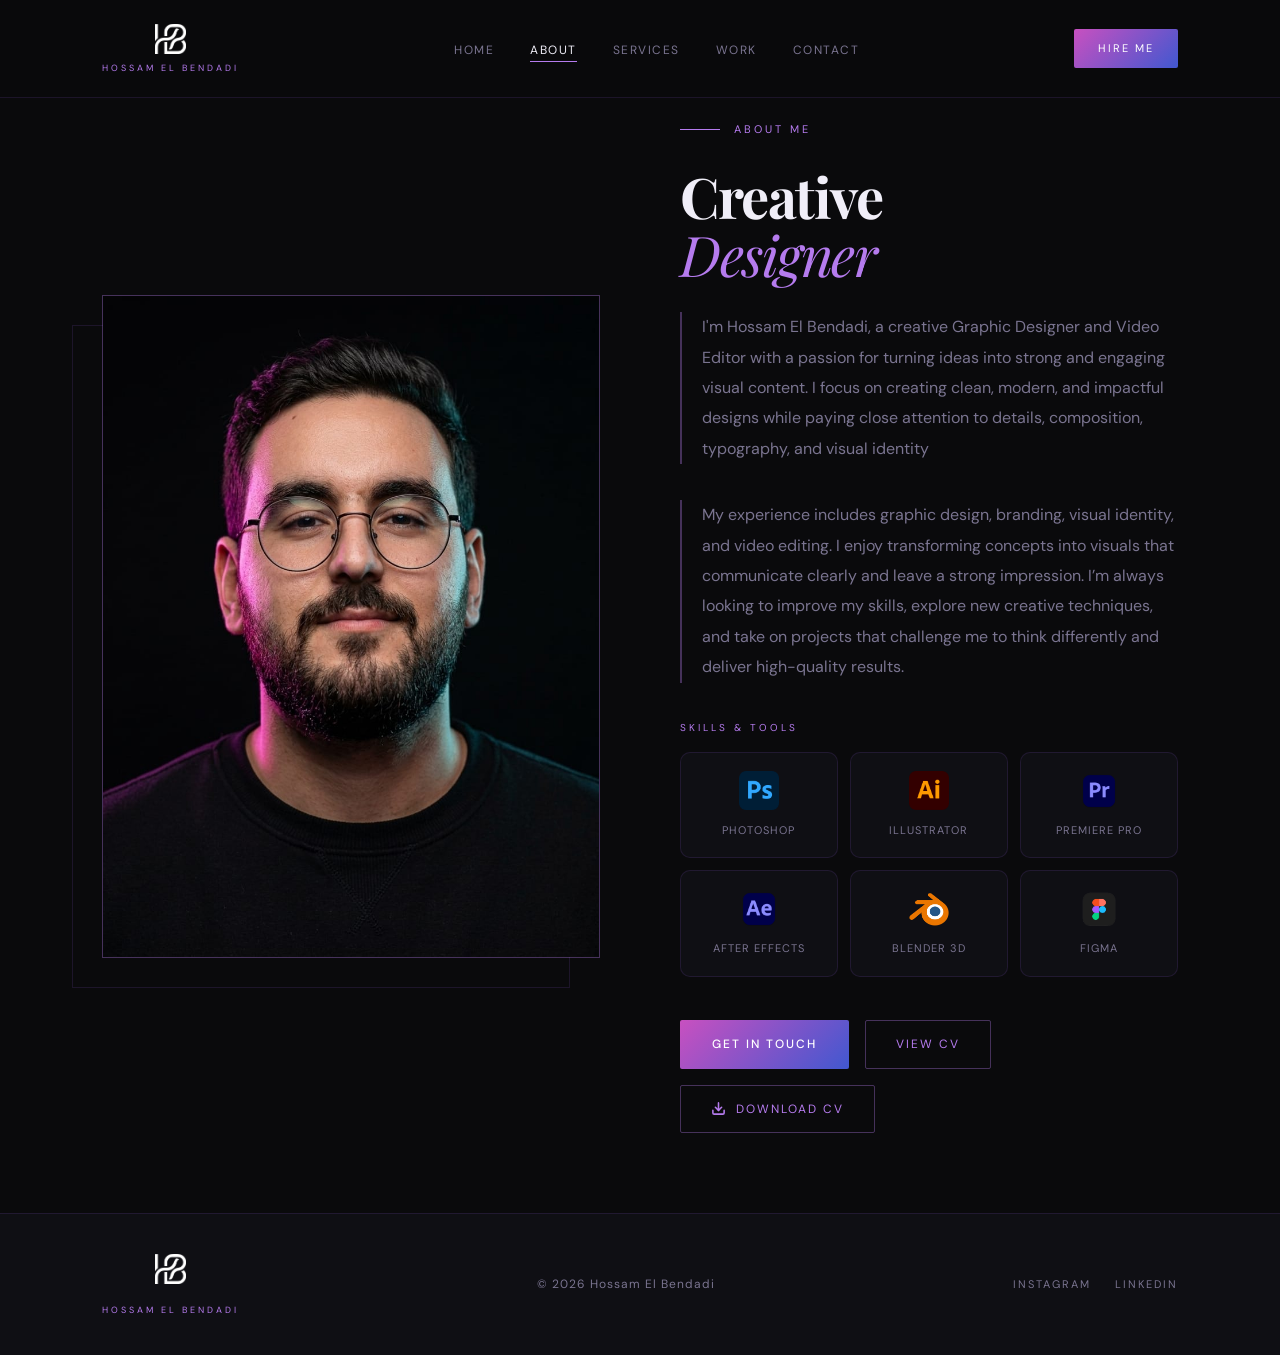
<file: about.html>
<!DOCTYPE html>
<html lang="en">
<head>
  <meta charset="UTF-8">
  <meta name="viewport" content="width=device-width, initial-scale=1.0">
  <title>About — Hossam El Bendadi</title>
  <link rel="preconnect" href="https://fonts.googleapis.com">
  <link href="https://fonts.googleapis.com/css2?family=Playfair+Display:ital,wght@0,700;1,400;1,700&family=DM+Sans:wght@300;400;500&family=DM+Mono:wght@400;500&display=swap" rel="stylesheet">
  <link rel="stylesheet" href="style.css">
</head>
<body>

<nav>
  <a href="index.html" class="logo">
    <img src="logo hossam white.webp" alt="HB" style="height:30px;width:auto; object-fit: contain; filter:brightness(0) invert(1);">
      <span style="display: block; margin-top: 8px;">HOSSAM EL BENDADI</span>
  </a>
  <ul id="primary-navigation">
    <li><a href="index.html">Home</a></li>
    <li><a href="about.html" class="active">About</a></li>
    <li><a href="services.html">Services</a></li>
    <li><a href="portfolio.html">Work</a></li>
   
    <li><a href="contact.html">Contact</a></li>
  </ul>
  <button class="nav-toggle" type="button" aria-expanded="false" aria-controls="primary-navigation" aria-label="Toggle navigation">
    <span></span><span></span><span></span>
  </button>
  <a href="contact.html" class="nav-cta">Hire Me</a>
</nav>

<div class="page">
  <section class="about-hero">
    <div class="about-img-wrap">
      <img class="about-img" src="2.jpeg" alt="Hossam El Bendadi">
      <div class="about-img-deco"></div>
    </div>
    <div class="about-text">
      <div class="eyebrow">
        <div class="line"></div>
        <span>About Me</span>
      </div>
      <h1>
        Creative
        <em>Designer</em>
      </h1>
      <p class="about-bio">
        I'm Hossam El Bendadi, a creative Graphic Designer and Video Editor with a passion for turning ideas into strong and engaging visual content. I focus on creating clean, modern, and impactful designs while paying close attention to details, composition, typography, and visual identity
      </p>
      <p class="about-bio" style="margin-top:0;">
       My experience includes graphic design, branding, visual identity, and video editing. I enjoy transforming concepts into visuals that communicate clearly and leave a strong impression.

I’m always looking to improve my skills, explore new creative techniques, and take on projects that challenge me to think differently and deliver high-quality results.
      </p>
      <p class="section-tag" style="margin-top:32px;">Skills & Tools</p>

      <div class="tools-grid">

        <!-- Photoshop (tswira dyalek) -->
        <div class="tool-item">
          <img src="photoshop.webp" alt="Photoshop" loading="lazy" decoding="async">
          <span>Photoshop</span>
        </div>

        <!-- Illustrator -->
        <div class="tool-item">
          <img src="illustrator.webp" alt="illustrator" loading="lazy" decoding="async">
          <span>Illustrator</span>
        </div>

        <!-- Premiere Pro -->
        <div class="tool-item">
           <img src="premier pro.webp" alt="premier pro" loading="lazy" decoding="async">
          <span>Premiere Pro</span>
        </div>

        <!-- After Effects -->
        <div class="tool-item">
           <img src="after effect.webp" alt="After Effects" loading="lazy" decoding="async">
          <span>After Effects</span>
        </div>

        <!-- Blender -->
        <div class="tool-item">
          <img src="Blender 3d.webp" alt="Blender" loading="lazy" decoding="async">
          <span>Blender 3D</span>
        </div>

        <!-- Figma (tswira dyalek) -->
        <div class="tool-item">
          <img src="figma.webp" alt="Figma" loading="lazy" decoding="async">
          <span>Figma</span>
        </div>

      </div>

      <style>
        .tools-grid {
          display: grid;
          grid-template-columns: repeat(3, 1fr);
          gap: 12px;
          margin-top: 16px;
        }
        .tool-item {
          display: flex;
          flex-direction: column;
          align-items: center;
          gap: 10px;
          background: var(--bg2);
          border: 1px solid var(--border);
          border-radius: 10px;
          padding: 18px 12px;
          transition: border-color 0.2s, background 0.2s;
        }
        .tool-item:hover {
          border-color: var(--gold-border);
          background: var(--bg3);
        }
        .tool-item img {
          width: 40px;
          height: 40px;
          object-fit: contain;
        }
        .tool-item span {
          font-size: 11px;
          letter-spacing: 1px;
          text-transform: uppercase;
          color: var(--muted);
          text-align: center;
        }
      </style>
      
      <br>
      <div style="display:flex;gap:16px;align-items:center;margin-top:16px;flex-wrap:wrap;">
        <a href="contact.html" class="btn-gold">Get In Touch</a>
        <a href="Hossam%20El%20Bendadi%20CV_optimized.pdf" target="_blank" rel="noopener" class="btn-outline" style="display:inline-flex;align-items:center;gap:10px;">
          View CV
        </a>
        <a href="Hossam%20El%20Bendadi%20CV_optimized.pdf" download="Hossam_El_Bendadi_CV.pdf" class="btn-outline" style="display:inline-flex;align-items:center;gap:10px;">
          <svg width="15" height="15" viewBox="0 0 24 24" fill="none" stroke="currentColor" stroke-width="2.5" stroke-linecap="round" stroke-linejoin="round">
            <path d="M21 15v4a2 2 0 0 1-2 2H5a2 2 0 0 1-2-2v-4"/>
            <polyline points="7 10 12 15 17 10"/>
            <line x1="12" y1="15" x2="12" y2="3"/>
          </svg>
          Download CV
        </a>
      </div>
    </div>
  </section>
</div>

 <footer>
    <a href="index.html" class="logo">
      <img src="logo hossam white.webp" alt="HB" style="height:30px;width:auto; object-fit: contain; filter:brightness(0) invert(1);">
      <span style="display: block; margin-top: 20px;">HOSSAM EL BENDADI</span>
    </a>
    <p>© 2026 Hossam El Bendadi</p>
    <div class="socials">
      <a href="https://www.instagram.com/hossamdesign_1?igsh=N2c5M213bTdkdm1r" target="_blank">Instagram</a>
      <a href="https://www.linkedin.com/in/hossam-el-bendadi-33090b414?utm_source=share_via&utm_content=profile&utm_medium=medium_android" target="_blank">LinkedIn</a>
    </div>
  </footer>



<script src="responsive.js"></script>

</body>
</html>
</file>
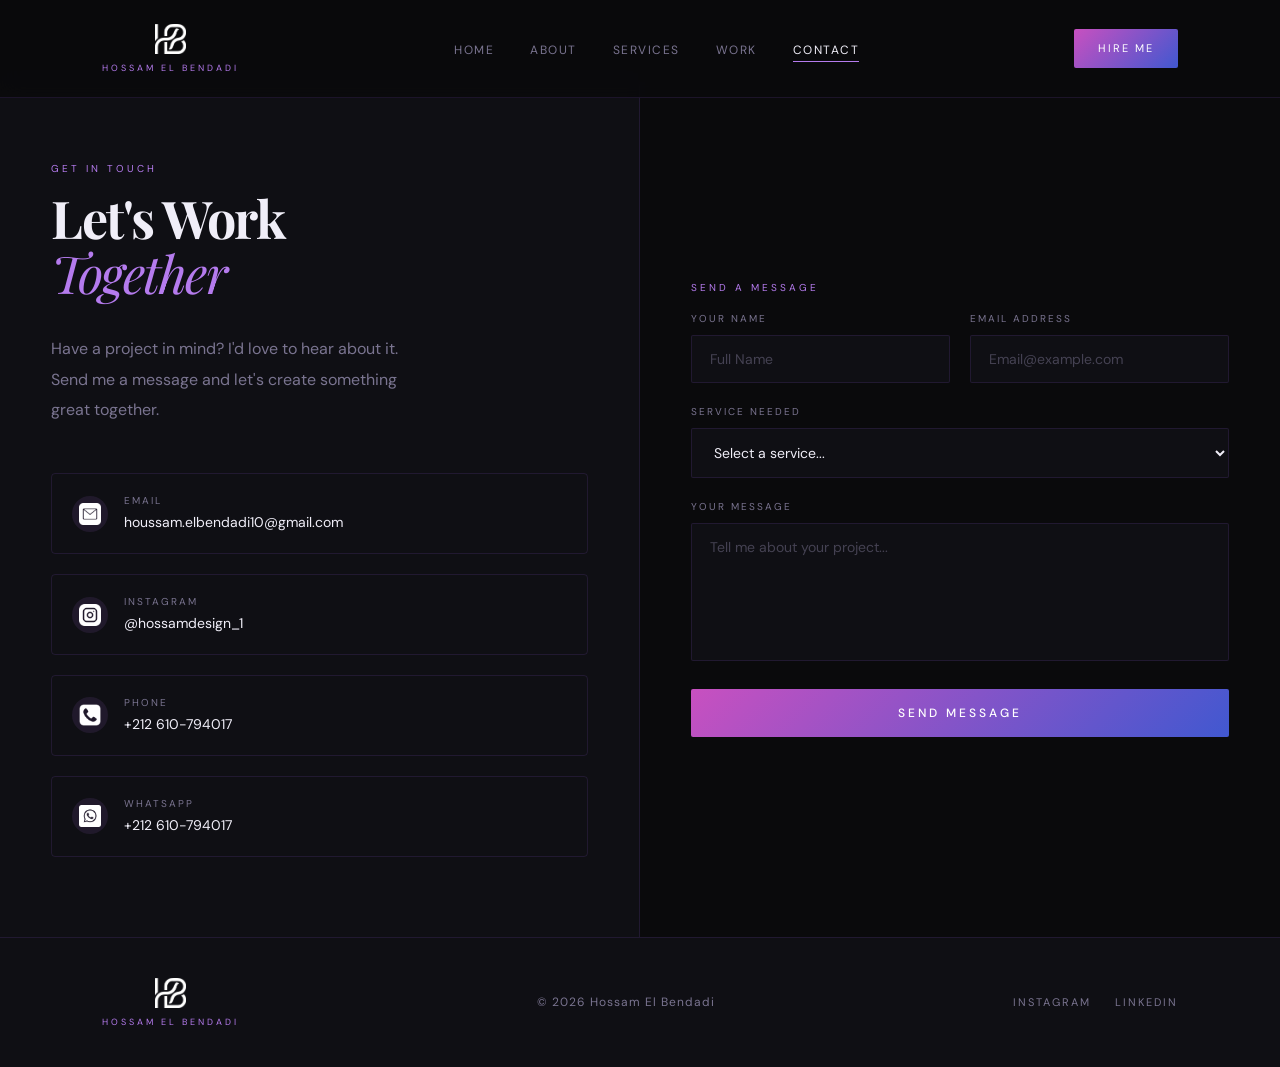
<file: contact.html>
<!DOCTYPE html>
<html lang="en">
<head>
  <meta charset="UTF-8">
  <meta name="viewport" content="width=device-width, initial-scale=1.0">
  <title>Contact — Hossam El Bendadi</title>
  <link rel="preconnect" href="https://fonts.googleapis.com">
  <link href="https://fonts.googleapis.com/css2?family=Playfair+Display:ital,wght@0,700;1,400;1,700&family=DM+Sans:wght@300;400;500&family=DM+Mono:wght@400;500&display=swap" rel="stylesheet">
  <link rel="stylesheet" href="style.css">
  <style>
    .contact-line-icon {
      display: flex;
      align-items: center;
      justify-content: center;
    }
    .contact-line-icon img {
      width: 22px;
      height: 22px;
      object-fit: contain;
      display: block;
    }
  </style>
</head>
<body>
<nav>
  <a href="index.html" class="logo">
    <img src="logo hossam white.webp" alt="HB" style="height:30px;width:auto; object-fit: contain; filter:brightness(0) invert(1);">
      <span style="display: block; margin-top: 8px;">HOSSAM EL BENDADI</span>
  </a>
  <ul id="primary-navigation">
    <li><a href="index.html">Home</a></li>
    <li><a href="about.html">About</a></li>
    <li><a href="services.html">Services</a></li>
    <li><a href="portfolio.html">Work</a></li>
    <li><a href="contact.html" class="active">Contact</a></li>
  </ul>
  <button class="nav-toggle" type="button" aria-expanded="false" aria-controls="primary-navigation" aria-label="Toggle navigation">
    <span></span><span></span><span></span>
  </button>
  <a href="contact.html" class="nav-cta">Hire Me</a>
</nav>

<div class="page">
  <div class="contact-wrap">

    <div class="contact-left">
      <span class="section-tag">Get In Touch</span>
      <h1>
        Let's Work
        <em>Together</em>
      </h1>
      <p>Have a project in mind? I'd love to hear about it. Send me a message and let's create something great together.</p>

      <div class="contact-info">
        <a href="https://mail.google.com/mail/?view=cm&fs=1&to=houssam.elbendadi10@gmail.com&su=Demande%20de%20contact&body=Bonjour%20Houssam," target="_blank" class="contact-line">
          <div class="contact-line-icon">
            <img src="mail-icone.webp" alt="">
          </div>
          <div class="contact-line-text">
            <span class="contact-line-label">Email</span>
            <span class="contact-line-val">houssam.elbendadi10@gmail.com</span>
          </div>
        </a>

        <a href="https://instagram.com/hossamdesign_1" target="_blank" class="contact-line">
          <div class="contact-line-icon">
            <img src="instagram-icone.webp" alt="">
          </div>
          <div class="contact-line-text">
            <span class="contact-line-label">Instagram</span>
            <span class="contact-line-val">@hossamdesign_1</span>
          </div>
        </a>

        <!-- Appel direct -->
        <a href="tel:+212610794017" class="contact-line">
          <div class="contact-line-icon">
            <img src="phone-icone.webp" alt="">
          </div>
          <div class="contact-line-text">
            <span class="contact-line-label">Phone</span>
            <span class="contact-line-val">+212 610-794017</span>
          </div>
        </a>

        <!-- WhatsApp -->
        <a href="https://wa.me/212610794017" target="_blank" class="contact-line">
          <div class="contact-line-icon">
            <img src="whatsapp-icone.webp" alt="">
          </div>
          <div class="contact-line-text">
            <span class="contact-line-label">WhatsApp</span>
            <span class="contact-line-val">+212 610-794017</span>
          </div>
        </a>
      </div>
    </div>

    <div class="contact-right">
      <span class="section-tag">Send a Message</span>
      <form class="contact-form" action="https://api.web3forms.com/submit" method="POST">
        <input type="hidden" name="access_key" value="dbf16313-dda1-49dd-9413-50c47a619cf9">

        <div class="form-row">
          <div class="form-group">
            <label>Your Name</label>
            <input type="text" name="name" placeholder="Full Name" required>
          </div>
          <div class="form-group">
            <label>Email Address</label>
            <input type="email" name="email" placeholder="Email@example.com" required>
          </div>
        </div>
        <div class="form-group">
          <label>Service Needed</label>
          <select name="service" required>
            <option value="" disabled selected>Select a service...</option>
            <option>Brand Identity Design</option>
            <option>Social Media Design</option>
            <option>Video Editing & Reels</option>
            <option>YouTube Thumbnail Design</option>
            <option>Print Design</option>
            <option>UI/UX Design</option>
            <option>Other</option>
          </select>
        </div>
        <div class="form-group">
          <label>Your Message</label>
          <textarea name="message" rows="6" placeholder="Tell me about your project..." required></textarea>
        </div>
        <button type="submit" class="form-submit">
          Send Message
        </button>
      </form>
    </div>

  </div>
</div>

 <footer>
    <a href="index.html" class="logo">
      <img src="logo hossam white.webp" alt="HB" style="height:30px;width:auto; object-fit: contain; filter:brightness(0) invert(1);">
      <span style="display: block; margin-top: 8px;">HOSSAM EL BENDADI</span>
    </a>
    <p>© 2026 Hossam El Bendadi</p>
    <div class="socials">
      <a href="https://www.instagram.com/hossamdesign_1?igsh=N2c5M213bTdkdm1r" target="_blank">Instagram</a>
      <a href="https://www.linkedin.com/in/hossam-el-bendadi-33090b414?utm_source=share_via&utm_content=profile&utm_medium=medium_android" target="_blank">LinkedIn</a>
    </div>
  </footer>

  <script src="responsive.js"></script>

</body>
</html>
</file>
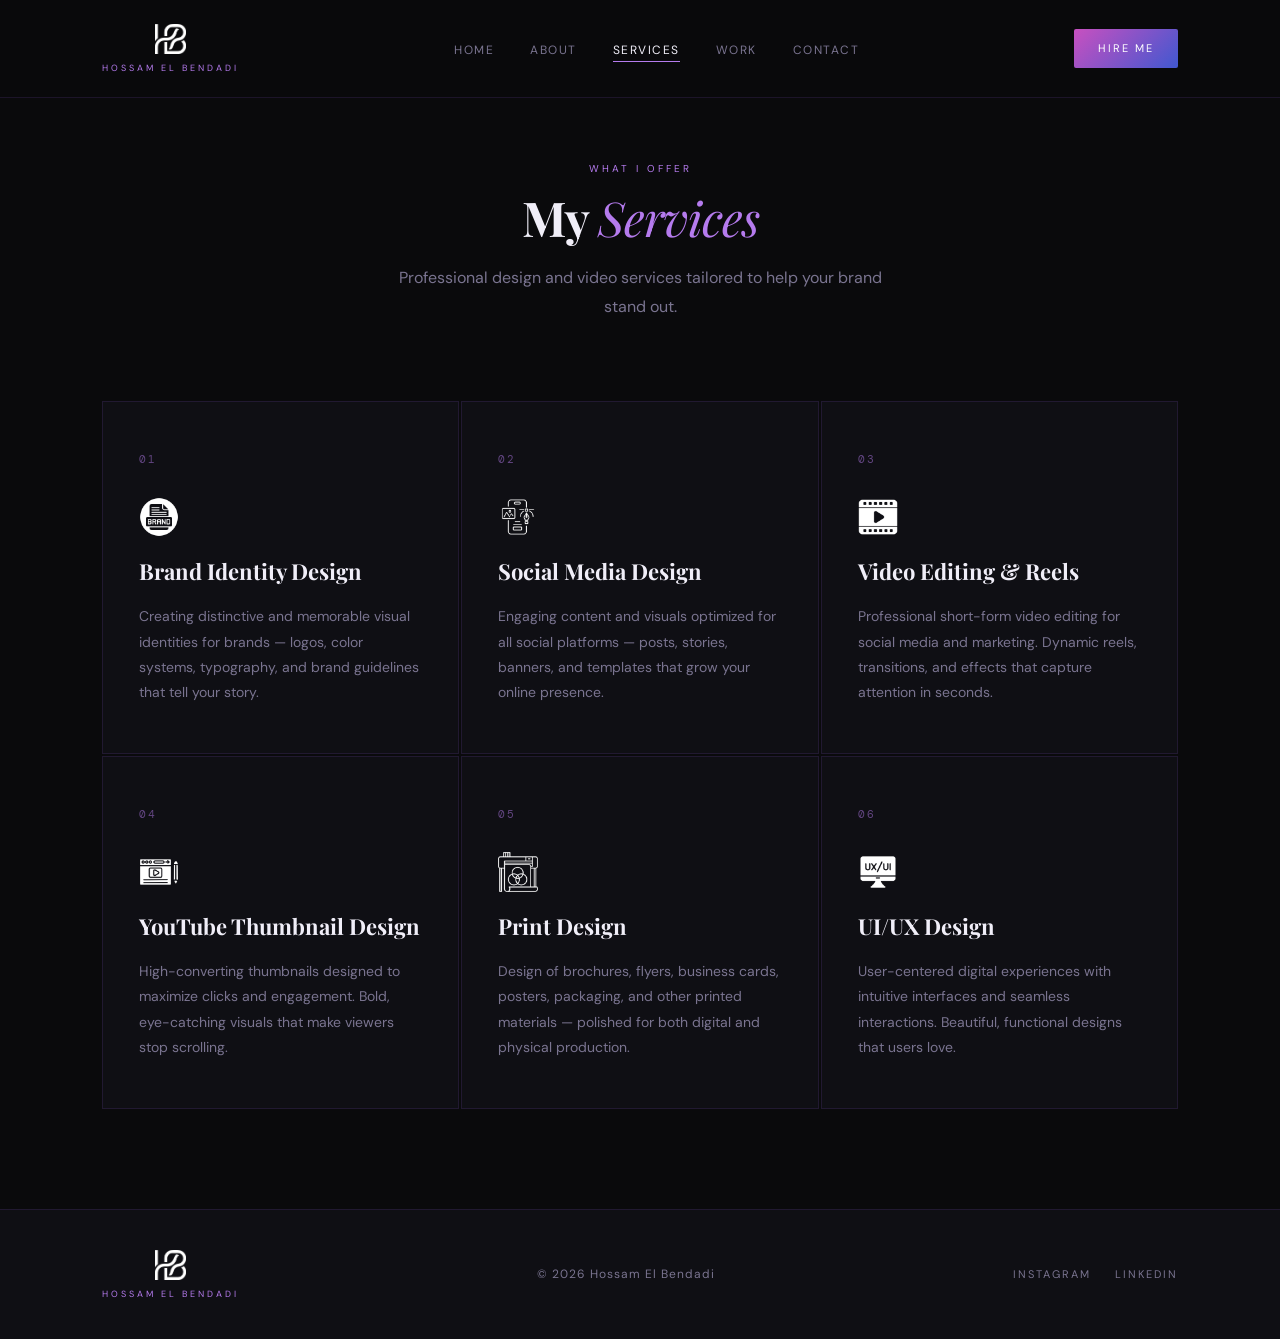
<file: services.html>
<!DOCTYPE html>
<html lang="en">
<head>
  <meta charset="UTF-8">
  <meta name="viewport" content="width=device-width, initial-scale=1.0">
  <title>Services — Houssam El Bendadi</title>
  <link rel="preconnect" href="https://fonts.googleapis.com">
  <link href="https://fonts.googleapis.com/css2?family=Playfair+Display:ital,wght@0,700;1,400;1,700&family=DM+Sans:wght@300;400;500&family=DM+Mono:wght@400;500&display=swap" rel="stylesheet">
  <link rel="stylesheet" href="style.css">
  <style>
    img.service-icon-big {
      width: 40px;
      height: 40px;
      object-fit: contain;
      display: block;
      margin-bottom: 16px;
    }
  </style>
</head>
<body>

<nav>
  <a href="index.html" class="logo">
    <img src="logo hossam white.webp" alt="HB" style="height:30px;width:auto; object-fit: contain; filter:brightness(0) invert(1);">
      <span style="display: block; margin-top: 8px;">HOSSAM EL BENDADI</span>
  </a>
  <ul id="primary-navigation">
    <li><a href="index.html">Home</a></li>
    <li><a href="about.html">About</a></li>
    <li><a href="services.html" class="active">Services</a></li>
    <li><a href="portfolio.html">Work</a></li>
    
    <li><a href="contact.html">Contact</a></li>
  </ul>
  <button class="nav-toggle" type="button" aria-expanded="false" aria-controls="primary-navigation" aria-label="Toggle navigation">
    <span></span><span></span><span></span>
  </button>
  <a href="contact.html" class="nav-cta">Hire Me</a>
</nav>

<div class="page">
  <section class="services-hero">
    <span class="section-tag">What I Offer</span>
    <h1 class="section-title">My <em>Services</em></h1>
    <p style="color:var(--muted);max-width:500px;margin:20px auto 0;font-size:16px;line-height:1.8;">
      Professional design and video services tailored to help your brand stand out.
    </p>
  </section>

  <div class="services-grid-full">
    <div class="service-card">
      <span class="service-num">01</span>
      <img class="service-icon-big" src="brand identity icone.webp" alt="">
      <h3>Brand Identity Design</h3>
      <p>Creating distinctive and memorable visual identities for brands — logos, color systems, typography, and brand guidelines that tell your story.</p>
    </div>
    <div class="service-card">
      <span class="service-num">02</span>
      <img class="service-icon-big" src="social-media-design icone.webp" alt="">
      <h3>Social Media Design</h3>
      <p>Engaging content and visuals optimized for all social platforms — posts, stories, banners, and templates that grow your online presence.</p>
    </div>
    <div class="service-card">
      <span class="service-num">03</span>
      <img class="service-icon-big" src="video-icone.webp" alt="" loading="lazy" decoding="async">
      <h3>Video Editing & Reels</h3>
      <p>Professional short-form video editing for social media and marketing. Dynamic reels, transitions, and effects that capture attention in seconds.</p>
    </div>
    <div class="service-card">
      <span class="service-num">04</span>
      <img class="service-icon-big" src="youtube-thumbnails-icone.webp" alt="" loading="lazy" decoding="async">
      <h3>YouTube Thumbnail Design</h3>
      <p>High-converting thumbnails designed to maximize clicks and engagement. Bold, eye-catching visuals that make viewers stop scrolling.</p>
    </div>
    <div class="service-card">
      <span class="service-num">05</span>
      <img class="service-icon-big" src="print-design icone.webp" alt="" loading="lazy" decoding="async">
      <h3>Print Design</h3>
      <p>Design of brochures, flyers, business cards, posters, packaging, and other printed materials — polished for both digital and physical production.</p>
    </div>
    <div class="service-card">
      <span class="service-num">06</span>
      <img class="service-icon-big" src="ux-ui-design icone.webp" alt="" loading="lazy" decoding="async">
      <h3>UI/UX Design</h3>
      <p>User-centered digital experiences with intuitive interfaces and seamless interactions. Beautiful, functional designs that users love.</p>
    </div>
  </div>
</div>

 <footer>
    <a href="index.html" class="logo">
      <img src="logo hossam white.webp" alt="HB" style="height:30px;width:auto; object-fit: contain; filter:brightness(0) invert(1);">
      <span style="display: block; margin-top: 8px;">HOSSAM EL BENDADI</span>
    </a>
    <p>© 2026 Hossam El Bendadi</p>
    <div class="socials">
      <a href="https://www.instagram.com/hossamdesign_1?igsh=N2c5M213bTdkdm1r" target="_blank">Instagram</a>
      <a href="https://www.linkedin.com/in/hossam-el-bendadi-33090b414?utm_source=share_via&utm_content=profile&utm_medium=medium_android" target="_blank">LinkedIn</a>
    </div>
  </footer>
  <script src="responsive.js"></script>
</body>
</html>
</file>
<file: style.css>
/* ===== RESET & BASE ===== */
*, *::before, *::after { margin: 0; padding: 0; box-sizing: border-box; }

:root {
  --bg1:         #0a0a0c;
  --bg2:         #0f0f14;
  --bg3:         #141420;
  --border:      rgba(160, 100, 255, 0.12);
  --gold:        #b57bee;
  --gold-border: rgba(181, 123, 238, 0.35);
  --text:        #f0eef8;
  --muted:       #7a7490;
  --accent:      #c850c0;
  --accent2:     #4158d0;
  --font-head:   'Playfair Display', serif;
  --font-body:   'DM Sans', sans-serif;
  --font-mono:   'DM Mono', monospace;
}

html { scroll-behavior: smooth; }

body {
  background: var(--bg1);
  color: var(--text);
  font-family: var(--font-body);
  font-size: 16px;
  line-height: 1.7;
  -webkit-font-smoothing: antialiased;
}

a { color: inherit; text-decoration: none; }
img { display: block; }

/* ===== TYPOGRAPHY ===== */
.section-tag {
  font-size: 10px;
  letter-spacing: 3px;
  text-transform: uppercase;
  color: var(--gold);
  display: block;
  margin-bottom: 14px;
}

.section-title {
  font-family: var(--font-head);
  font-size: 48px;
  font-weight: 700;
  line-height: 1.1;
  letter-spacing: -1px;
}

.section-title em {
  font-style: italic;
  font-weight: 400;
  color: var(--gold);
}

/* ===== BUTTONS ===== */
.btn-gold {
  display: inline-block;
  padding: 14px 32px;
  background: linear-gradient(135deg, var(--accent), var(--accent2));
  color: #fff;
  font-size: 12px;
  font-weight: 500;
  letter-spacing: 2px;
  text-transform: uppercase;
  border-radius: 2px;
  transition: opacity 0.2s;
}
.btn-gold:hover { opacity: 0.85; }

.btn-outline {
  display: inline-block;
  padding: 13px 30px;
  border: 1px solid var(--gold-border);
  color: var(--gold);
  font-size: 12px;
  font-weight: 400;
  letter-spacing: 2px;
  text-transform: uppercase;
  border-radius: 2px;
  transition: background 0.2s, border-color 0.2s;
}
.btn-outline:hover {
  background: rgba(181, 123, 238, 0.08);
  border-color: var(--gold);
}

/* ===== NAV ===== */
nav {
  position: fixed;
  top: 0; left: 0; right: 0;
  z-index: 100;
  display: flex;
  align-items: center;
  justify-content: space-between;
  padding: 24px 8%;
  background: rgba(10, 10, 12, 0.85);
  backdrop-filter: blur(12px);
  border-bottom: 1px solid var(--border);
}

.logo {
  font-family: var(--font-head);
  font-size: 22px;
  font-weight: 700;
  color: var(--text);
  display: flex;
  flex-direction: column;
  line-height: 1;
  gap: 2px;
}

.logo span {
  font-family: var(--font-body);
  font-size: 9px;
  letter-spacing: 3px;
  text-transform: uppercase;
  color: var(--gold);
  font-weight: 400;
}

nav ul {
  display: flex;
  gap: 36px;
  list-style: none;
}

nav ul a {
  font-size: 12px;
  letter-spacing: 1.5px;
  text-transform: uppercase;
  color: var(--muted);
  transition: color 0.2s;
  position: relative;
}

nav ul a::after {
  content: '';
  position: absolute;
  bottom: -4px; left: 0; right: 0;
  height: 1px;
  background: var(--gold);
  transform: scaleX(0);
  transition: transform 0.2s;
}

nav ul a:hover,
nav ul a.active { color: var(--text); }
nav ul a:hover::after,
nav ul a.active::after { transform: scaleX(1); }

.nav-cta {
  font-size: 11px;
  letter-spacing: 2px;
  text-transform: uppercase;
  padding: 10px 24px;
  background: linear-gradient(135deg, var(--accent), var(--accent2));
  color: #fff;
  border-radius: 2px;
  transition: opacity 0.2s;
}
.nav-cta:hover { opacity: 0.85; }

/* ===== PAGE WRAPPER ===== */
.page { padding-top: 0; }

/* ===== FOOTER ===== */
footer {
  border-top: 1px solid var(--border);
  padding: 40px 8%;
  display: flex;
  align-items: center;
  justify-content: space-between;
  background: var(--bg2);
}

footer p {
  font-size: 12px;
  color: var(--muted);
  letter-spacing: 1px;
}

.socials {
  display: flex;
  gap: 24px;
}

.socials a {
  font-size: 11px;
  letter-spacing: 2px;
  text-transform: uppercase;
  color: var(--muted);
  transition: color 0.2s;
}
.socials a:hover { color: var(--gold); }

/* ===== ABOUT PAGE ===== */
.about-hero {
  min-height: 100vh;
  display: grid;
  grid-template-columns: 1fr 1fr;
  align-items: center;
  padding: 120px 8% 80px;
  gap: 80px;
}

.about-img-wrap {
  position: relative;
}

.about-img {
  width: 100%;
  aspect-ratio: 3/4;
  object-fit: cover;
  border: 1px solid var(--gold-border);
}

.about-img-deco {
  position: absolute;
  top: 30px; left: -30px;
  width: 100%;
  height: 100%;
  border: 1px solid var(--border);
  z-index: -1;
}

.about-text .eyebrow {
  display: flex;
  align-items: center;
  gap: 14px;
  margin-bottom: 28px;
}
.about-text .eyebrow .line { width: 40px; height: 1px; background: var(--gold); }
.about-text .eyebrow span { font-size: 11px; letter-spacing: 3px; text-transform: uppercase; color: var(--gold); }

.about-text h1 {
  font-family: var(--font-head);
  font-size: 56px;
  font-weight: 700;
  line-height: 1.05;
  letter-spacing: -1.5px;
  margin-bottom: 10px;
}

.about-text h1 em { font-style: italic; font-weight: 400; color: var(--gold); display: block; }

.about-bio {
  color: var(--muted);
  font-size: 16px;
  line-height: 1.9;
  margin: 28px 0 36px;
  border-left: 2px solid var(--gold-border);
  padding-left: 20px;
}

.skills-list {
  display: flex;
  flex-wrap: wrap;
  gap: 10px;
  margin-top: 32px;
}

.skill-tag {
  font-size: 11px;
  letter-spacing: 1.5px;
  text-transform: uppercase;
  padding: 7px 16px;
  border: 1px solid var(--gold-border);
  color: var(--gold);
  border-radius: 2px;
}

/* ===== SERVICES PAGE ===== */
.services-hero {
  padding: 160px 8% 80px;
  text-align: center;
}

.services-grid-full {
  padding: 0 8% 100px;
  display: grid;
  grid-template-columns: repeat(3, 1fr);
  gap: 2px;
}

.service-card {
  background: var(--bg2);
  border: 1px solid var(--border);
  padding: 48px 36px;
  position: relative;
  transition: border-color 0.3s, background 0.3s;
  cursor: default;
}

.service-card:hover {
  border-color: var(--gold-border);
  background: var(--bg3);
}

.service-num {
  font-family: var(--font-mono);
  font-size: 11px;
  letter-spacing: 2px;
  color: var(--gold);
  opacity: 0.5;
  margin-bottom: 28px;
  display: block;
}

.service-icon-big {
  font-size: 36px;
  margin-bottom: 20px;
  display: block;
}

.service-card h3 {
  font-family: var(--font-head);
  font-size: 22px;
  font-weight: 700;
  margin-bottom: 14px;
  color: var(--text);
}

.service-card p {
  font-size: 14px;
  color: var(--muted);
  line-height: 1.8;
}

/* ===== PORTFOLIO PAGE ===== */
.portfolio-hero {
  padding: 160px 8% 60px;
  text-align: center;
}

.filter-bar {
  padding: 0 8% 48px;
  display: flex;
  gap: 12px;
  flex-wrap: wrap;
}

.filter-btn {
  font-size: 11px;
  letter-spacing: 2px;
  text-transform: uppercase;
  padding: 8px 20px;
  border: 1px solid var(--border);
  color: var(--muted);
  background: none;
  cursor: pointer;
  border-radius: 2px;
  transition: all 0.2s;
  font-family: var(--font-body);
}

.filter-btn:hover,
.filter-btn.active {
  border-color: var(--gold-border);
  color: var(--gold);
  background: rgba(181, 123, 238, 0.06);
}

.portfolio-grid {
  padding: 0 8% 100px;
  display: grid;
  grid-template-columns: repeat(3, 1fr);
  gap: 2px;
}

.port-item {
  background: var(--bg3);
  border: 1px solid var(--border);
  overflow: hidden;
  position: relative;
  cursor: pointer;
  aspect-ratio: 4/3;
  transition: border-color 0.3s;
}

.port-item:hover { border-color: var(--gold-border); }

.port-item .no-img {
  width: 100%; height: 100%;
  display: flex; align-items: center; justify-content: center;
  font-size: 12px; letter-spacing: 2px; text-transform: uppercase;
  color: var(--muted); opacity: 0.3;
}

.port-item.coming-soon {
  cursor: default;
  border-color: var(--border);
}
.port-item.coming-soon:hover {
  border-color: var(--border);
}
.coming-soon-content {
  width: 100%; height: 100%;
  display: flex; flex-direction: column; align-items: center; justify-content: center;
  background: var(--bg2);
  text-align: center;
  padding: 20px;
}
.coming-soon-content .soon-cat {
  font-size: 10px; letter-spacing: 3px; text-transform: uppercase;
  color: var(--gold); margin-bottom: 8px;
}
.coming-soon-content .soon-title {
  font-family: var(--font-head); font-size: 22px; color: var(--text);
  margin-bottom: 4px;
}
.coming-soon-content .soon-sub {
  font-size: 12px; color: var(--muted);
}

.port-overlay {
  position: absolute;
  inset: 0;
  background: linear-gradient(transparent 40%, rgba(10,10,12,0.95));
  padding: 20px;
  display: flex;
  flex-direction: column;
  justify-content: flex-end;
  opacity: 0;
  transition: opacity 0.3s;
}

.port-item:hover .port-overlay { opacity: 1; }

.port-cat {
  font-size: 10px;
  letter-spacing: 3px;
  text-transform: uppercase;
  color: var(--gold);
  margin-bottom: 4px;
}

.port-name {
  font-family: var(--font-head);
  font-size: 18px;
  color: var(--text);
}

/* ===== CONTACT PAGE ===== */
.contact-wrap {
  min-height: 100vh;
  display: grid;
  grid-template-columns: 1fr 1fr;
  padding-top: 80px;
}

.contact-left {
  padding: 80px 8%;
  background: var(--bg2);
  border-right: 1px solid var(--border);
  display: flex;
  flex-direction: column;
  justify-content: center;
}

.contact-left h1 {
  font-family: var(--font-head);
  font-size: 52px;
  font-weight: 700;
  line-height: 1.05;
  letter-spacing: -1.5px;
  margin-bottom: 10px;
}

.contact-left h1 em { font-style: italic; font-weight: 400; color: var(--gold); display: block; }

.contact-left p {
  color: var(--muted);
  margin: 24px 0 48px;
  max-width: 360px;
  line-height: 1.9;
}

.contact-info { display: flex; flex-direction: column; gap: 20px; }

.contact-line {
  display: flex;
  align-items: center;
  gap: 16px;
  padding: 18px 20px;
  border: 1px solid var(--border);
  border-radius: 4px;
  transition: border-color 0.2s;
}

.contact-line:hover { border-color: var(--gold-border); }

.contact-line-icon {
  width: 36px; height: 36px;
  background: rgba(181, 123, 238, 0.1);
  border-radius: 50%;
  display: flex; align-items: center; justify-content: center;
  font-size: 16px;
  color: var(--gold);
  flex-shrink: 0;
}

.contact-line-text { display: flex; flex-direction: column; gap: 2px; }
.contact-line-label { font-size: 10px; letter-spacing: 2px; text-transform: uppercase; color: var(--muted); }
.contact-line-val { font-size: 14px; color: var(--text); }

.contact-right {
  padding: 80px 8%;
  display: flex;
  flex-direction: column;
  justify-content: center;
}

.contact-form { display: flex; flex-direction: column; gap: 20px; }

.form-group { display: flex; flex-direction: column; gap: 8px; }

.form-group label {
  font-size: 10px;
  letter-spacing: 2px;
  text-transform: uppercase;
  color: var(--muted);
}

.form-group input,
.form-group textarea,
.form-group select {
  background: var(--bg2);
  border: 1px solid var(--border);
  color: var(--text);
  font-family: var(--font-body);
  font-size: 14px;
  padding: 14px 18px;
  border-radius: 2px;
  outline: none;
  transition: border-color 0.2s;
  resize: none;
}

.form-group input:focus,
.form-group textarea:focus,
.form-group select:focus {
  border-color: var(--gold-border);
}

.form-group input::placeholder,
.form-group textarea::placeholder { color: var(--muted); opacity: 0.5; }

.form-row { display: grid; grid-template-columns: 1fr 1fr; gap: 20px; }

.form-submit {
  margin-top: 8px;
  padding: 16px;
  background: linear-gradient(135deg, var(--accent), var(--accent2));
  color: #fff;
  border: none;
  font-family: var(--font-body);
  font-size: 12px;
  font-weight: 500;
  letter-spacing: 3px;
  text-transform: uppercase;
  cursor: pointer;
  border-radius: 2px;
  transition: opacity 0.2s;
}
.form-submit:hover { opacity: 0.85; }

/* ===== RESPONSIVE ADJUSTMENTS ===== */
.nav-toggle {
  display: none;
  width: 44px;
  height: 44px;
  align-items: center;
  justify-content: center;
  flex-direction: column;
  gap: 5px;
  padding: 0;
  border: 1px solid var(--gold-border);
  border-radius: 2px;
  background: transparent;
  color: var(--text);
  cursor: pointer;
}

.nav-toggle span {
  width: 20px;
  height: 1px;
  background: currentColor;
  transition: transform 0.2s, opacity 0.2s;
}

nav.menu-open .nav-toggle span:nth-child(1) { transform: translateY(6px) rotate(45deg); }
nav.menu-open .nav-toggle span:nth-child(2) { opacity: 0; }
nav.menu-open .nav-toggle span:nth-child(3) { transform: translateY(-6px) rotate(-45deg); }

.form-row > *,
.contact-line-text { min-width: 0; }

.form-group input,
.form-group textarea,
.form-group select { width: 100%; }

@media (max-width: 900px) {
  .services-grid-full,
  .portfolio-grid { grid-template-columns: repeat(2, minmax(0, 1fr)); }

  .contact-wrap {
    min-height: auto;
    grid-template-columns: 1fr;
    padding-top: 98px;
  }

  .contact-left {
    border-right: 0;
    border-bottom: 1px solid var(--border);
  }

  .contact-left,
  .contact-right { padding: 64px 8%; }
}

@media (max-width: 767px) {
  nav {
    min-height: 92px;
    padding: 16px 8%;
  }

  nav .nav-cta { display: none; }

  .nav-toggle { display: flex; }

  nav ul {
    display: none;
    position: absolute;
    top: 100%;
    left: 0;
    right: 0;
    flex-direction: column;
    gap: 0;
    padding: 8px 8% 20px;
    background: rgba(10, 10, 12, 0.98);
    border-bottom: 1px solid var(--border);
    box-shadow: 0 18px 30px rgba(0, 0, 0, 0.28);
  }

  nav.menu-open ul { display: flex; }

  nav ul a {
    display: block;
    padding: 11px 0;
    font-size: 13px;
  }

  .section-title { font-size: 40px; }

  .about-hero {
    min-height: auto;
    grid-template-columns: 1fr;
    gap: 48px;
    padding: 132px 8% 72px;
  }

  .about-img-wrap {
    width: 100%;
    max-width: 440px;
    margin: 0 auto;
  }

  .about-text h1 { font-size: 46px; }
  .about-bio { font-size: 15px; }
  .tools-grid { grid-template-columns: repeat(2, minmax(0, 1fr)) !important; }

  .services-hero,
  .portfolio-hero { padding: 140px 8% 52px; }

  .services-grid-full,
  .portfolio-grid {
    grid-template-columns: 1fr;
    padding-bottom: 72px;
  }

  .service-card { padding: 36px 28px; }

  .filter-bar {
    justify-content: center;
    gap: 8px;
    padding-bottom: 36px;
  }

  .filter-btn { padding: 8px 14px; }

  .contact-wrap { padding-top: 92px; }
  .contact-left,
  .contact-right { padding: 52px 8%; }
  .contact-left h1 { font-size: 44px; }
  .contact-left p { margin-bottom: 36px; }
  .contact-line { padding: 16px; }
  .contact-line-val { overflow-wrap: anywhere; }
  .form-row { grid-template-columns: 1fr; }

  footer {
    flex-direction: column;
    justify-content: center;
    gap: 22px;
    padding: 36px 8%;
    text-align: center;
  }

  footer .logo { align-items: center; }

  .lightbox .lb-top {
    gap: 12px;
    padding: 12px 16px;
  }

  .lightbox .lb-info { min-width: 0; }
  .lightbox .lb-title { font-size: 17px; }
  .lightbox .lb-counter { margin-left: auto; white-space: nowrap; }

  .lightbox .lb-img-wrap {
    height: 100dvh;
    padding: 76px 12px 82px;
  }

  .lightbox .lb-btn {
    top: auto;
    bottom: 16px;
    width: 44px;
    height: 44px;
    transform: none;
  }

  .lightbox .lb-prev { left: 16px; }
  .lightbox .lb-next { right: 16px; }
  .lightbox .lb-dots { bottom: 32px; max-width: calc(100vw - 144px); }
  .lightbox .lb-hint { display: none !important; }

  .cv-modal-top { gap: 12px; padding: 12px 16px; }
  .cv-modal-title { font-size: 14px; }
  .cv-modal-close { flex-shrink: 0; padding: 8px 12px; }
  .cv-modal-body { padding: 8px; }
}

@media (max-width: 600px) {
  .stats-bar {
    display: grid;
    grid-template-columns: repeat(2, minmax(0, 1fr));
    padding: 28px 8%;
  }

  .stat { padding: 20px 8px; }
  .stat:nth-child(odd) { border-right: 1px solid var(--border); }
  .stat:nth-child(-n + 2) { border-bottom: 1px solid var(--border); }
  .stat:nth-child(even) { border-right: 0; }
  .stat-num { font-size: 38px; }
  .stat-label { font-size: 10px; letter-spacing: 1.5px; }
}

@media (hover: none) {
  .port-overlay,
  .proj-overlay {
    opacity: 1;
    transform: translateY(0);
  }
}
</file>
